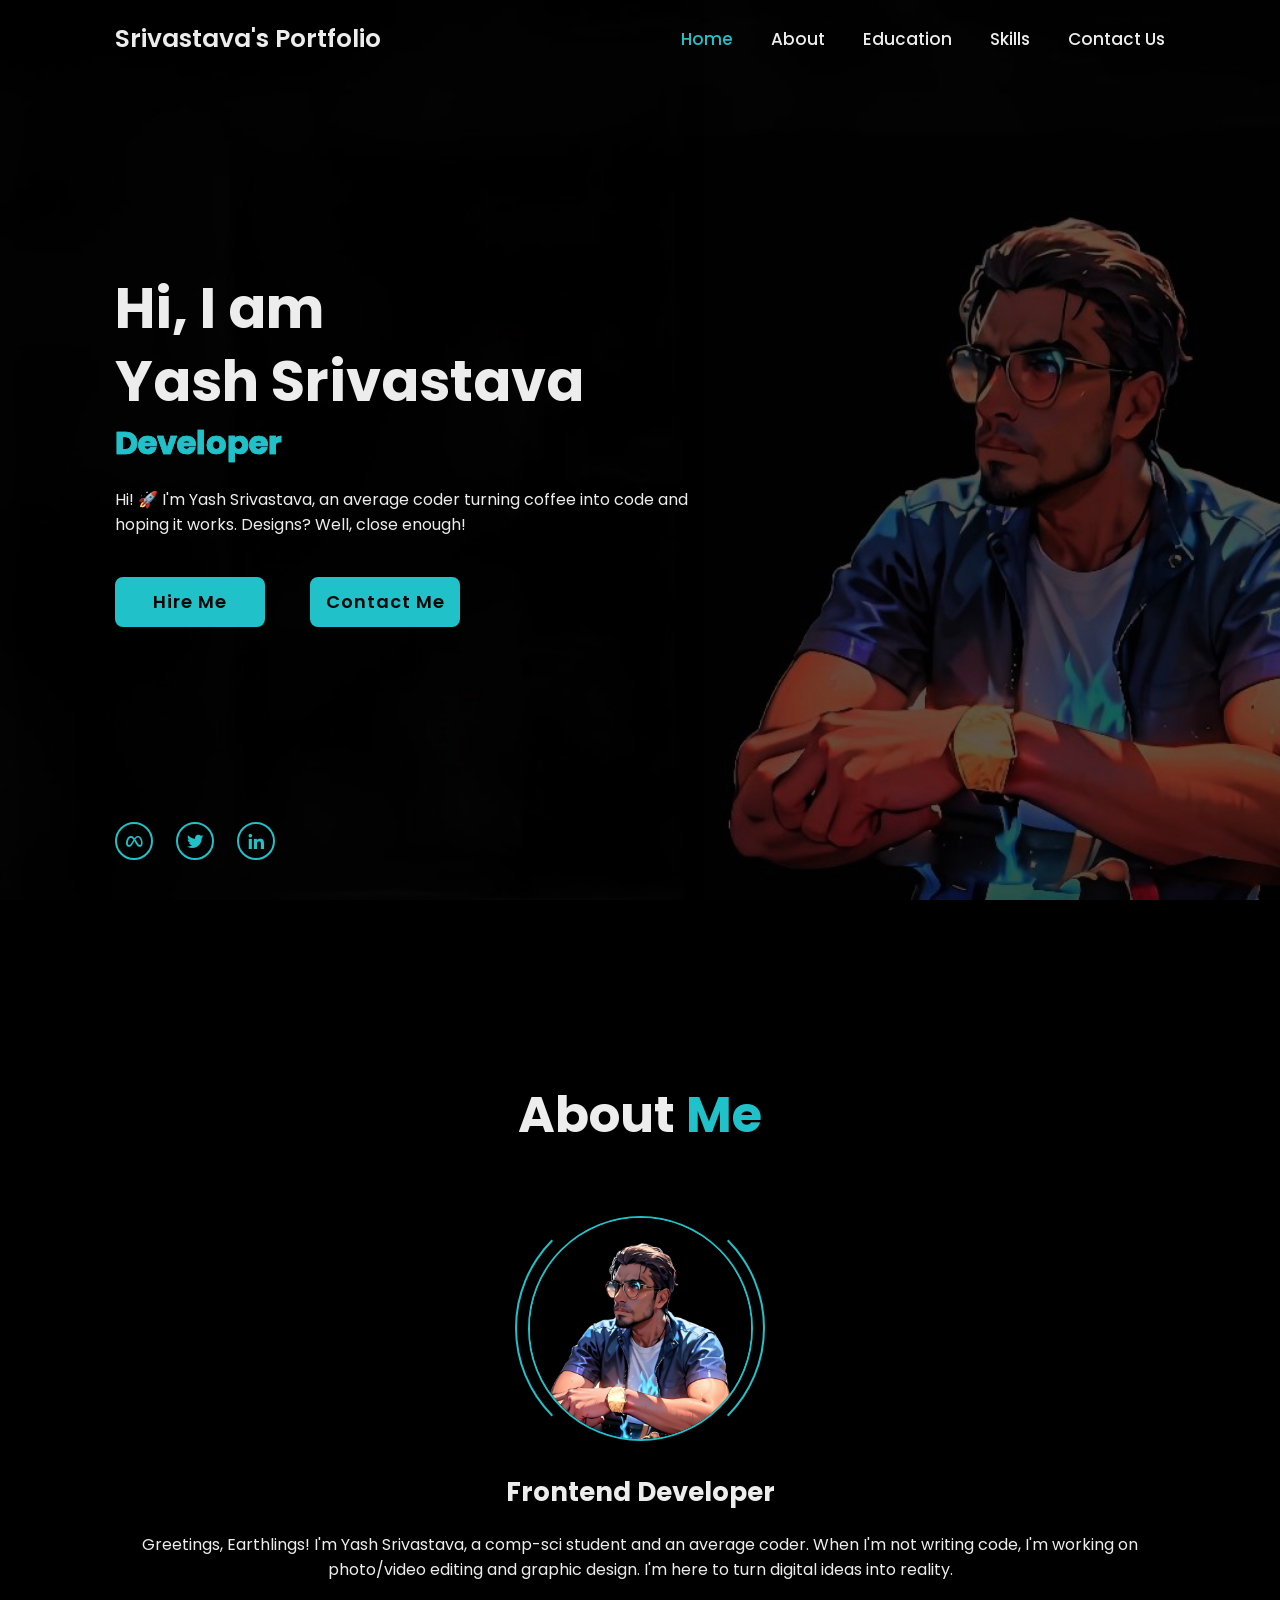
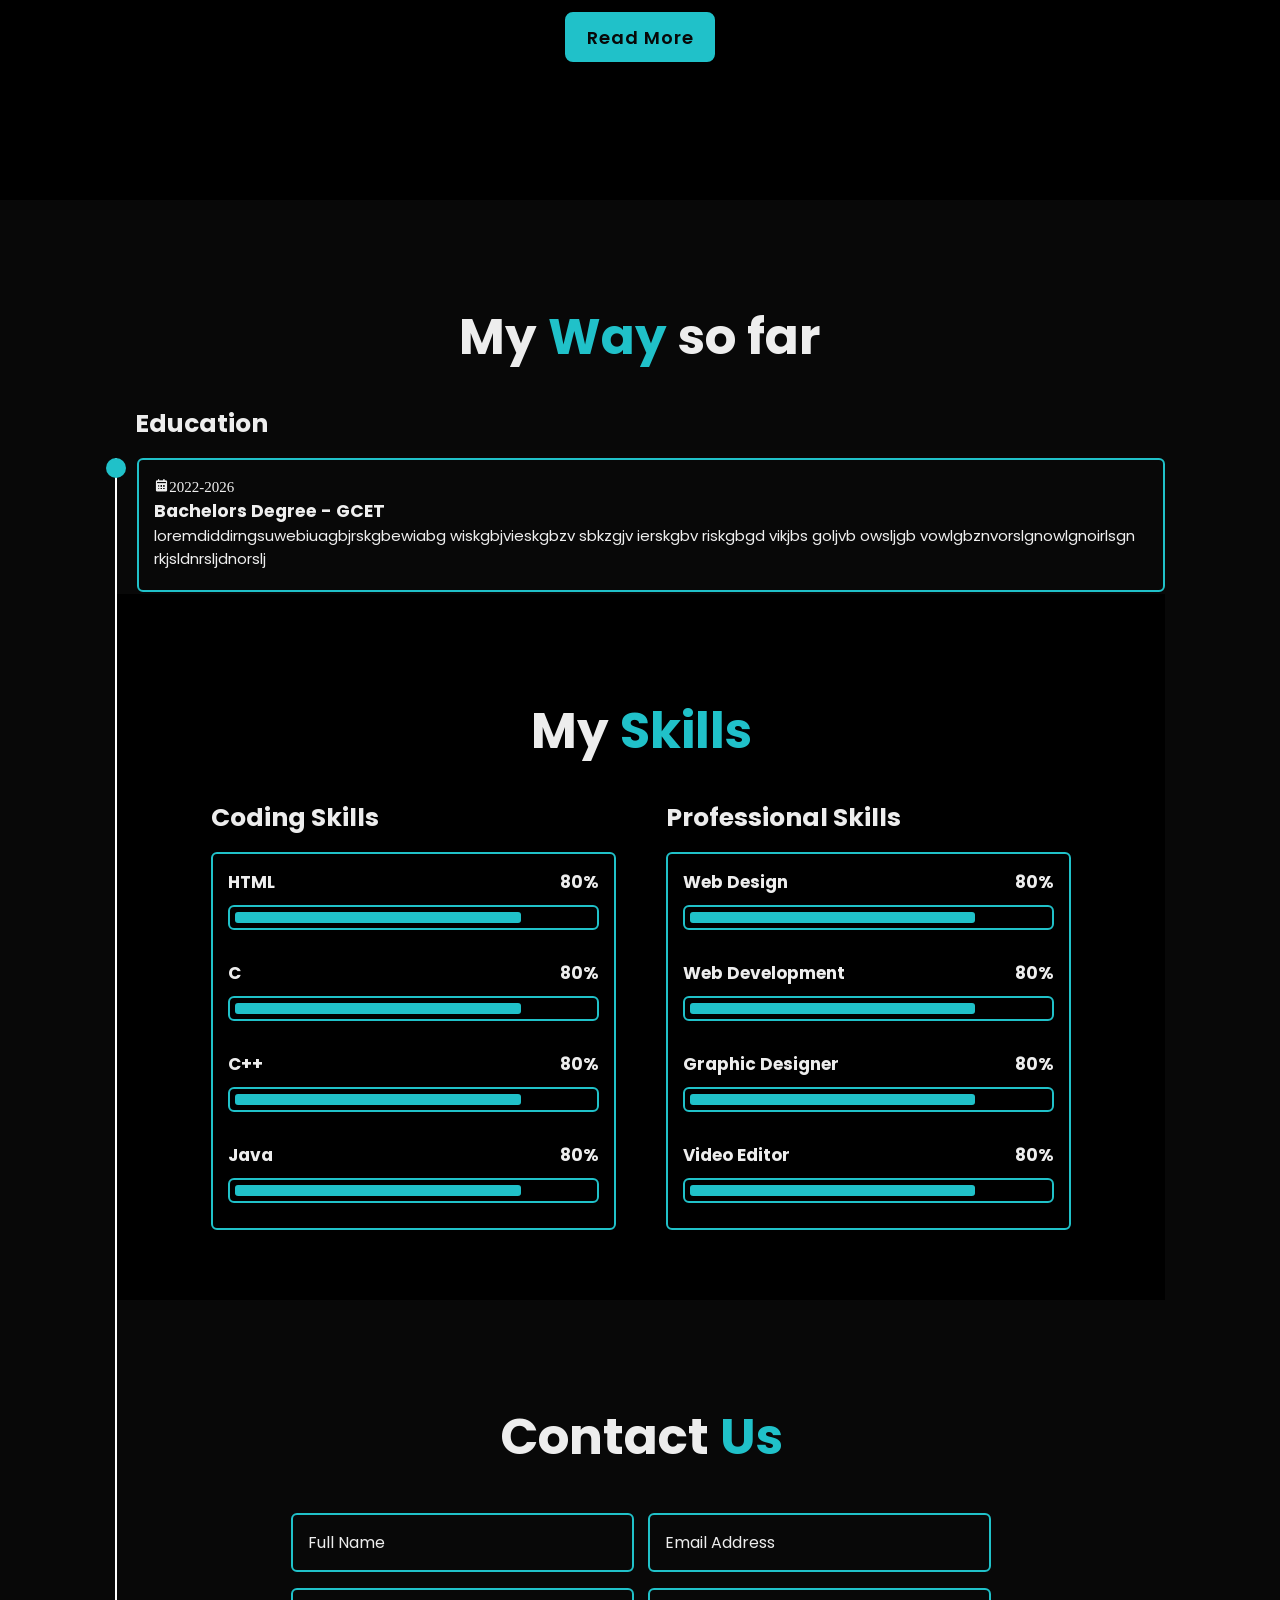
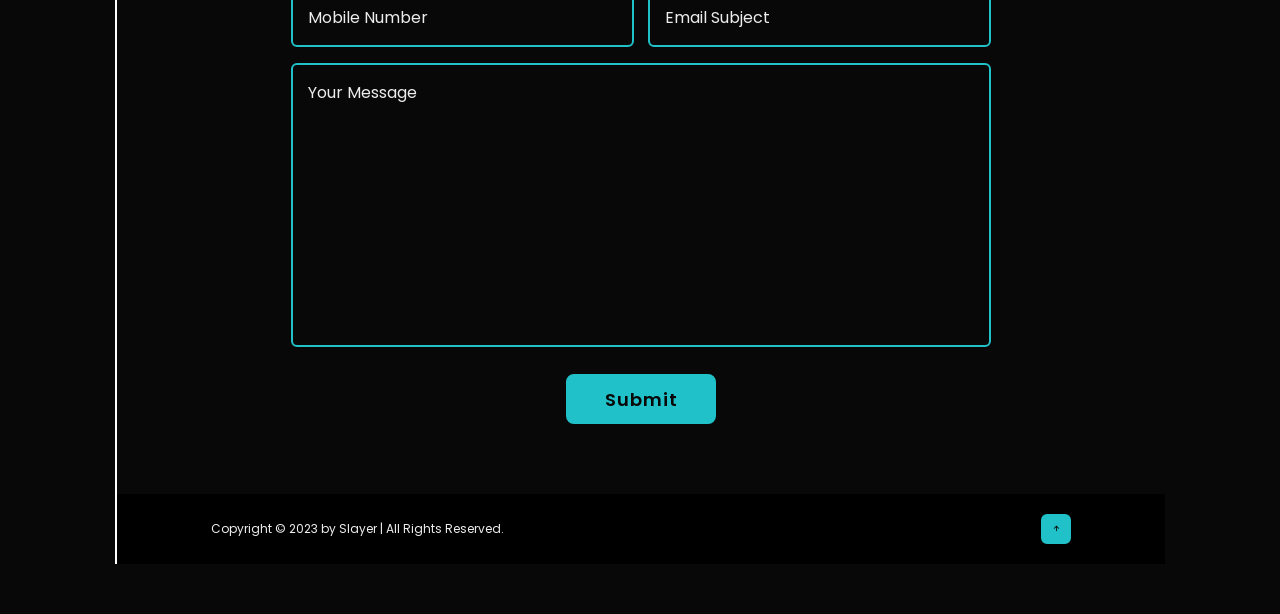
<file: index.html>
<!DOCTYPE html>
<html lang="eng">
 <head>
    <meta charset="utf-8">
    <title>Portfolio Website</title>
    <link rel="stylesheet" href="./stlyle.css">
  <link href='https://unpkg.com/boxicons@2.1.4/css/boxicons.min.css' rel='stylesheet'>
  
 </head>

 <body>
    <header class="header">
        
        <a href="#" class="logo">Srivastava's Portfolio</a>
        <div class="bx bx-menu" id="menu-icon"></div>
        <nav class="navbar">
            <a href=""></a>
            <a href="#Home" class="active">Home</a>
            <a href="#about" class="active">About</a>
            <a href="#education" class="active">Education</a>
            <a href="#skills" class="active">Skills</a>
            <a href="#contact"class="active">Contact Us</a>   
            
            <span class="active-nav"></span>






            </nav>    
    </header>
    <!--home section design-->
    <section class="Home" id="Home">
        <div class="Home-content">
            <h1>Hi, I am <span>Yash Srivastava</span></h1>
            <div class="text-animate">
                <h3>Developer</h3>
            </div>
            <p>Hi! 🚀 I'm Yash Srivastava, an average coder turning coffee into code and hoping it works. Designs? Well, close enough!</p>

            <div class="btn-box">
                <a href="#" class="btn">Hire Me</a>
                <a href="#" class="btn">Contact Me</a>
            </div>
        </div>
        <div class="Home-sci">
            <a href="#"><i class='bx bxl-meta'></i></a>
            <a href="#"><i class='bx bxl-twitter' ></i></a>
            <a href="#"><i class='bx bxl-linkedin'></i></a>
           
            
            
        </div>
        <div class="Home-imghover"></div>
    </section> 
    <!--about section design-->
    <section class="about" id="about">
    <h2 class="heading">About <span>Me</span></h2>
    <div class="aboutimg">
    <img src="50.jpg">
    <span class="circle-spin"></span>
        </div>
        <div class="about-content">
            <h3>Frontend Developer</h3>
            <P>Greetings, Earthlings! I'm Yash Srivastava, a comp-sci student and an average coder. When I'm not writing code, I'm working on photo/video editing and graphic design. I'm here to turn digital ideas into reality.</P>
           <div class="btn-box btns">
            <a href="#" class="btn">Read More</a>
           </div>
    
        
        
        </div>
    </section>

    <!--education waala part-->
    <section class="education" id="education">
        <h2 class="heading">My <span>Way </span>so far</h2>
        <div class="education-row">
        <div class="education-column">
        <h3 class="title">Education</h3>

        <div class="education-box">
                   <div class="education-content">
        <div class="content">
        <div class="year">
            <i class='bx bxs-calendar'>2022-2026</i>
             <h3>Bachelors Degree - GCET</h3>
             <p>loremdiddirngsuwebiuagbjrskgbewiabg wiskgbjvieskgbzv sbkzgjv ierskgbv riskgbgd vikjbs goljvb owsljgb vowlgbznvorslgnowlgnoirlsgn rkjsldnrsljdnorslj</p>
            </div>
            </div>
                   </div>
       
                <!--div class="education-column">
                    <h3 class="title">Experience</h3>
    
                    <div class="education-box">
                       
                        <div class="education-content">
                            <div class="content">
                                <div class="year">
                                    <i class='bx bxs-calendar'>2022-2026</i>
                                    <h3>Bachelors company - GCET</h3>
                                    <p>Lorem ipsum dolor sit amet.</p>
                                </div>
                            </div>
                            <div class="education-content">
                                <div class="content">
                                    <div class="year">
                                        <i class='bx bxs-calendar'>2022-2026</i>
                                        <h3>Bachelors company - GCET</h3>
                                        <p>loremdiddirngsuwebiuagbjrskgbewiabg wiskgbjvieskgbzv sbkzgjv ierskgbv riskgbgd vikjbs goljvb owsljgb vowlgbznvorslgnowlgnoirlsgn rkjsldnrsljdnorslj</p>
                                    </div>
                                </div>
                                <div class="education-content">
                                    <div class="content">
                                        <div class="year">
                                            <i class='bx bxs-calendar'>2022-2026</i>
                                            <h3>Bachelors company - GCET</h3>
                                            <p>loremdiddirngsuwebiuagbjrskgbewiabg wiskgbjvieskgbzv sbkzgjv ierskgbv riskgbgd vikjbs goljvb owsljgb vowlgbznvorslgnowlgnoirlsgn rkjsldnrsljdnorslj</p>
                                        </div>
                                    </div>
                        </div>
                    </div>
            
            
        </div>
    </section>

    <!--skills aaala section-->
<section class="skills" id="skills">
    <h2 class="heading">My <span>Skills</span></h2>
    <div class="skills-row">
        <div class="skills-column">
            <h3 class="title">Coding Skills</h3>
            <div class="skills-box">
                <div class="skills-content">
                    <div class="progress">
                        <h3><Head>HTML <span>80%</span></Head></h3>
                        <div class="bar"><span></span></div>

                    </div>
                    <div class="progress">
                        <h3><Head>C <span>80%</span></Head></h3>
                        <div class="bar"><span></span></div>

                    </div>

                    <div class="progress">
                        <h3><Head>C++ <span>80%</span></Head></h3>
                        <div class="bar"><span></span></div>

                    </div>
                    <div class="progress">
                        <h3><Head>Java <span>80%</span></Head></h3>
                        <div class="bar"><span></span></div>

                    </div>
                </div>
            </div>
        </div>
        <div class="skills-column">
            <h3 class="title">Professional Skills</h3>
            <div class="skills-box">
                <div class="skills-content">
                    <div class="progress">
                        <h3><Head>Web Design <span>80%</span></Head></h3>
                        <div class="bar"><span></span></div>

                    </div>
                    <div class="progress">
                        <h3><Head>Web Development <span>80%</span></Head></h3>
                        <div class="bar"><span></span></div>

                    </div>

                    <div class="progress">
                        <h3><Head>Graphic Designer <span>80%</span></Head></h3>
                        <div class="bar"><span></span></div>

                    </div>
                    <div class="progress">
                        <h3><Head>Video Editor <span>80%</span></Head></h3>
                        <div class="bar"><span></span></div>

                    </div>
                </div>
            </div>
        </div>
    </div>

</section>   
<!--contact waala sssection-->

<section class="contact" id="contact">
    <h2 class="heading">Contact <span>Us</span></h2>
    <form action="#">
        <div class="input-box">
            <div class="input-field">
                <input type="text" placeholder="Full Name" required>
                <span class="focus"></span>
            </div>
            <div class="input-field">
                <input type="text" placeholder="Email Address" required>
                <span class="focus"></span>
            </div>
        </div>


        <div class="input-box">
            <div class="input-field">
                <input type="number" placeholder="Mobile Number" required>
                <span class="focus"></span>
            </div>
            <div class="input-field">
                <input type="text" placeholder="Email Subject" required>
                <span class="focus"></span>
            </div>
        </div>

        <div class="textarea-field">
            <textarea name="" id="" cols="30" rows="10" placeholder="Your Message" required></textarea>
            <span class="focus"></span>    
            
        </div>
            <div class="btn-box btns">
                <button type="Submit" class="btn">Submit</button>
            
        </div>
    </form>
</section>






<!--Footer ka design yaha se-->
<footer class="footer">
    <div class="footer-text">
        <p>Copyright &copy; 2023 by Slayer | All Rights Reserved.</p>

    </div>
    <div class="footer-icontop">
        <a href="#"><i class='bx bx-up-arrow-alt'></i></a>
    </div>
</footer>


    <script src="java.js"></script>
 </body>    








</html>
</file>
<file: stlyle.css>
@import url('https://fonts.googleapis.com/css2?family=Poppins:ital,wght@0,300;0,600;0,700;0,900;1,200;1,400;1,600;1,700&display=swap');
*{
    margin: 0;
    padding: 0;
    box-sizing: border-box;
    text-decoration: none;
    border: none;
    outline: none;
    scroll-behavior: smooth;
    font-family: 'Poppins', sans-serif;
}
:root{
    --bg-color: #080808;
    --second-bg-color: #000000;
    --text-color: #ededed;
    --main-color: #20c1c9;
    --my-color: rgb(32 32 33);


}
html{
    font-size: 62.5%;
    overflow-x: hidden;
}
body{
    background: var(--bg-color);
    color: var(--text-color);
}
header {
    position: fixed;
    top: 0;
    left: 0;
    width: 100%;
    padding: 2rem 9%;
    background: transparent ;
    display: flex;
    justify-content: space-between;
    align-items: center;
    justify-content: space-between;
    z-index: 100;
    transition: .3s;
}

.header.sticky{
    background: var(--bg-color);
}


.logo{
    font-size: 2.5rem;
    color: var(--text-color);
    font-weight: 600;

}
.navbar a{
    font-size: 1.7rem;
    color: var(--text-color);
    font-weight: 500;
    margin-left: 3.5rem;
    transition: .3s;
}

.navbar  a:hover,
.navbar a.active{
    color: var(--main-color);
}


#menu-icon{
    font-size: 3.6rem;
    color: var(--text-color);
    cursor: pointer;
    display: none;
}

section{
    min-height: 100vh;
    padding: 10rem 9% 2rem;

}

.Home{
    display: flex;
    align-items: center;
    padding: 0 9%;
    background: url('02.jpg') no-repeat;
    background-size: cover;
    background-position: center;
}
.Home-content{
    max-width: 60rem;
    z-index: 99;
}

.Home-content h1{
    font-size: 5.6rem;
    font-weight: 700;
    line-height: 1.3;
}

.Home-content h1 span {
    color: var(--text-color);
}



.Home-content .text-animate{
    position: relative;
    width: 32.8rem;

}
.Home-content .text-animate h3{
  font-size: 3.2rem;
  font-weight: 700;
  color: transparent;
  -webkit-text-stroke: .7px var(--main-color);
  background-image: linear-gradient(var(--main-color),var(--main-color));
  background-repeat: no-repeat;
  -webkit-background-clip: text;
  background-position: -33rem,;
  animation: homeBgtext 6s linear infinite;
  animation-delay: 5s;

}

.Home-content .text-animate h3 ::before{
    content: '';
    position: absolute;
    top: 0;
    left: 0;
    width: 0;
    height: 100%;
    border-right: 2px solid var(--main-color);
    z-index: -1;
    animation: homeCusortext 6s linear infinite;
    animation-delay: 5s;
}

.Home-content p{
    font-size: 1.6rem;
    margin: 2rem 0 4rem;
}

.btn-box{
    position: relative;
    display: flex;
    justify-content: space-between;
    width: 34.5rem;
    height: 5rem;
}

.btn-box .btn{
 position: relative;
 display: inline-flex;
 justify-content: center;
 align-items: center;
 width: 15rem;
 height: 100%;background: var(--main-color);
 border: .2rem solid var(--main-color);
 border-radius: .8rem;
 font-size: 1.8rem;
 font-weight: 600;
 letter-spacing: .1rem;
 color: var(--bg-color);
 z-index: 1;
 overflow: hidden;
 transition: .5s;


}

.btn-box .btn:hover{
    color: var(--main-color);
}
.btn-box .btn:nth-child(3){
    background: transparent;
    color: var(--main-color);
}
.btn-box .btn:nth-child(3):hover{
    color: var(--main-color);
}
.btn-box .btn:nth-child(3)::before{
background: var(--main-color);
}
.btn-box .btn::before{
    content: '';
    position: absolute;
    top: 0;
    left: 0;
    width: 0;
    height: 100%;
    background: var(--bg-color);
    z-index: -1;
    transition: .5s;
}
.btn-box .btn:hover::before{
    width: 100%;
}
.Home-sci{
    position: absolute;
    bottom: 4rem;
    width: 170px;
    display: flex;
    justify-content: space-between;
}
.Home-sci a {
    position: relative;
    display: inline-flex;
    justify-content: center;
    align-items: center;
    width: 40px;
    height: 40px;
    background: transparent;
    border: .2rem solid var(--main-color);
    border-radius: 50%;
    font-size: 20px;
    color: var(--main-color);
    z-index: 1;
    overflow: hidden;
    transition: .5s;

}
.Home-sci a:hover{
    color: var(--bg-color);
}

.Home-sci a::before{
    content: '';
    position: absolute;
    top: 0;
    left: 0;
    width: 0;
    height: 100%;
    background:var(--main-color);
    z-index: -1;
    transition: .5s;
}

.Home-sci a:hover::before{
    width: 100%;

}

.Home-imghover{
    position: absolute;
    top: 0;
    right: 0;
    width: 45%;
    height: 100%;
    background: transparent;
    
    transition: 1s;
}
.Home-imghover:hover{
    background: var(--second-bg-color);
    opacity: .8;
}


.about{
    display: flex;
    justify-content: center;
    align-items: center;
    flex-direction: column;
    gap: 2rem;
    background: var(--second-bg-color);
    padding-bottom: 6rem;
}

.heading{
    font-size: 5rem;
    margin-bottom: 3rem;
    text-align: center;
}

span{
    color:#20c1c9;
}


.aboutimg{
    position: relative;
    width: 25rem;
    height: 25rem;
    border-radius: 50%;
    display: flex;
    align-items: center;
    justify-content: center;
    
}
.aboutimg img{
    width: 90%;
    border-radius: 50%;
    border: .2rem solid var(--main-color);
}
.aboutimg .circle-spin{
    position: absolute;
    top:50%;
    left: 50%;
    transform: translate(-50%, -50%) rotate(0);
    width: 100%;
    height: 100%;
    border-radius: 70%;
    border-top: .2rem solid rgb(0, 0, 0) ;
    border-bottom: .2rem solid rgb(0, 0, 0) ;

    
    border-left: .2rem solid var(--main-color) ;
    border-right: .2rem solid var(--main-color);
}
.about-content{
    text-align: center;
}

.about-content h3 { 
    font-size: 2.6rem;
}
.about-content p{
    font-size: 1.6rem;
    margin: 2rem 0 3rem;
}

.btn-box.btns{
    display: inline-block ;
    width: 15rem;
    
}
.btn-box.btns a::before{
    background: var(--second-bg-color);
}


.education {
    display: flex;
    justify-content: center;
    align-items: center;
    flex-direction: column;
    min-height: auto;
    padding-bottom: 5rem;
}

.education .education-row {
    display: flex ;
    flex-wrap: wrap;
    gap: 5rem;

}

.education-row .education-column {
    flex: 1 1 40rem;
}

.education-column .title {
    font-size: 2.5rem;
    margin: 0 0 1.5rem 2rem;
}
.education-column .education-box{
    border-left: .2rem solid #ffffff;
}

.education-box .education-content{
    position: relative;
    padding-left: 2rem;
}
.education-box .education-content::before{
    content: '';
    position: absolute;
    top: 0;
    left: -1.1rem;
    width: 2rem;
    height: 2rem;
    background: var(--main-color);
    border-radius: 50%;
}


 .education-content .content{
    position: relative;
padding: 1.5rem;
border: .2rem solid var(--main-color);
border-radius: .6rem;
margin-bottom: .2rem;
}
.education-content .content::before{
    content: '';
    position: absolute;
    top: 0;
    left: 0;
    width: 0;
    height: 100%;
    background:var(--my-color);
    z-index: -1;
    transition: .5s;
}
.education-content .content:hover::before{
    width: 100%;
}

.education-content .content .year{
    font-size: 1.5rem;
    color: #efefef;
    padding-bottom: .5rem;
}
.education-content.content.year i{
    padding-right: .5rem;
}


.education-content.content h3{
    font-size: 2rem;

}

.education-content.content p{
    font-size: 1rem;
    padding-top: .5rem;
}




.skills {
    min-height: auto;
    padding-bottom:7rem;
    background: var(--second-bg-color);

}

 .skills .skills-row{
    display: flex;
    flex-wrap: wrap;
    gap: 5rem;
 }

 .skills-row .skills-column{
    flex: 1 1 40rem;
 }
 .skills-column .title{
    font-size: 2.5rem;
    margin: 0 0 1.5rem;
 }
 .skills-box .skills-content{
    position: relative;
    border: .2rem solid var(--main-color);
    border-radius: .6rem;
    padding: .5rem 1.5rem;
    z-index: 1;
    overflow: hidden;

 }
 .skills-box .skills-content::before {
    content: '';
    position: absolute;
    top: 0;
    left: 0;
    width: 0;
    height: 100%;
    background: var(--my-color);
    z-index: -1;
    transition: .5s;
 }

 .skills-box .skills-content:hover::before {
    width: 100%;

 }
 .skills-content .progress{
    padding: 1rem 0;

 }

 .skills-content .progress h3 {
    font-size: 1.7rem;
    display: flex;
    justify-content: space-between;

 }

 .skills-content .progress h3 span{
    color: var(--text-color);

 }
.skills-content .progress .bar{
    height: 2.5rem;
    border-radius: .6rem;
    border: .2rem solid var(--main-color);
    padding: .5rem;
    margin: 1rem 0;
}
.skills-content .progress .bar span{
    display: block;
    height: 100%;
    border-radius: .3rem;
    background: var(--main-color);
}

.skills-column:nth-child(1) .skills-content .progress:nth-child(1) .bar span{
   width: 80%;

}
.skills-column:nth-child(1) .skills-content .progress:nth-child(2) .bar span{
    width: 80%;
 
 }
 .skills-column:nth-child(1) .skills-content .progress:nth-child(3) .bar span{
    width: 80%;
 
 }
 .skills-column:nth-child(1) .skills-content .progress:nth-child(4) .bar span{
    width: 80%;
 
 }
 .skills-column:nth-child(2) .skills-content .progress:nth-child(1) .bar span{
    width: 80%;
 
 }
 .skills-column:nth-child(2) .skills-content .progress:nth-child(2) .bar span{
    width: 80%;
 
 }
 .skills-column:nth-child(2) .skills-content .progress:nth-child(3) .bar span{
    width: 80%;
 
 }
 .skills-column:nth-child(2) .skills-content .progress:nth-child(4) .bar span{
    width: 80%;
 
 }


 .contact{
    min-height: auto;
    padding-bottom: 7rem;
 }
 .contact form{
    max-width: 70rem;
    margin: 0 auto;
    text-align: center;
 }

 .contact form .input-box{
    position: relative;
    display: flex;
    justify-content: space-between;
    flex-wrap: wrap;
 }

 .contact form .input-box .input-field{
    position: relative;
    width: 49%;
    margin: .8rem 0;
 }

 .contact form .input-box .input-field input,
 .contact form .textarea-field textarea {
    width: 100%;
    height: 100%;
    padding: 1.5rem;
    font-size: 1.6rem;
    color: var(--text-color);
    background: transparent;
    border-radius: .6rem;
    border: .2rem solid var(--main-color);
 }

 .contact form .input-box .input-field input::placeholder,
 .contact form .textarea-field textarea::placeholder{
    color: var(--text-color);
 }

 .contact form .focus{
    position: absolute;
    top: 0;
    left: 0;
    width: 0;
    height: 100%;
    background: var(--my-color);
    border-radius: .6rem;
    z-index: -1;
    transition: .5s;
 }

 .contact form .input-box .input-field input:focus~.focus,
 .contact form .input-box .input-field input:valid~.focus,
 .contact form .textarea-field textarea:focus~.focus,
 .contact form .textarea-field textarea:valid~.focus {
    width: 100%;

 } 

 .contact form .textarea-field{
    position: relative;
    margin: .8rem 0 2.7rem;
    display: flex;
 }

 .contact form .textarea-field textarea{
    resize: none;
 }
 .contact form .btn-box.btns .btn {
    cursor: pointer;
 }

.footer{
    display: flex;
    justify-content: space-between;
    align-items: center;
    flex-wrap: wrap;
    padding: 2rem 9% ;
    background: var(--second-bg-color);
}

.footer-text p{
    font-size: 1.2rem;

}

.footer-icontop a{
    position: relative;
    display: inline-flex;
    justify-content: center;
    align-items: center;
    padding: .8rem;
    background: var(--main-color);
    border: .2rem solid var(--main-color);
    border-radius: .6rem;
    z-index: 1;
    overflow: hidden;
}

.footer-icontop a::before{
    content: '';
    position: absolute;
    top:0;
    left: 0;
    width: 0;
    height: 100%;
    background:var(--second-bg-color);
        z-index: -1;
    transition: .5s;

}

.footer-icontop a:hover::before{
    width: 100%;
}

.footer-icontop a i {
    font-size:2.4;
    color: var(--bg-color); 
    transition: .5s;
}


.footer-icontop a:hover i{
    color: var(--main-color);
}


/* breakpoints */
@media (max-width : 1200px){
    html {
        font-size: 55%;

    }
}

@media(max-width: 991px){
    .header{
        padding: 2rem 4%;
    }
    section {
        padding: 10rem 4% 2rem;

    }
    .Home{
        padding: 0 4%
    }
    .footer{
        padding: 2rem 4%;
    }
}

@media(max-width: 768px){
    .header{
        background: var(--bg-color);
    }
    #menu-icon{
        display:block;

    }
    .navbar{
        position: absolute;
        top: 100%;
        left: 0;
        
    }
}

@media(max-width: 1200px) {
    html{
        font-size: 55%;

    }
}
@media(max-width: 991px) {
    .header {
        padding: 2rem 4%;
        
    }

    section{
        padding: 10rem 4% 2rem;

    }
    .home {
        padding: 0 4%;
    }

    .footer {
        padding: 2rem 4%;
    }

}

@media(max-width: 1200px) {
    .header {
        background: var(--main-color);
    }
    #menu-icon{
        display: block;
    }
    .navbar{
        position: absolute;
        top: 100%;
        left: -100%;
        width: 100%;
        padding: 1rem 4%;
        background: var(--my-color);
        box-shadow: 0 .5rem 1rem rgba(0,0,0,.2);
        z-index: 1;
        transition: .25s ease;
        transition-delay: .25s ;
    }

    .navbar.active{
        left: 0;
        transition-delay: 0s;

    }
    .navbar.active-nav{
        left: -100%;
        position: absolute;
        top: 0;
        width: 100%;
        height: 100%;
        background: var(--my-color);
        border-top: .1 rem solid rgb(0, 0,0, .2);
        z-index: -1;
        transition: .25s ease;
        transition-delay: 0s; 


    }

    .navbar.active.active-nav{
        left: 0;
        transition-delay: .25s;
    }
    .navbar a {
        display: block;
        font-size: 2rem;
        margin: 3rem 0;
        transform: translateX(-20rem);
        transition: .25s ease;
        transition-delay: 0s;
    }
}
.navbar.active a{
    transform: translateX(0);
    transition-delay: .25s;
}

.Home-imghover{
    pointer-events: none;
    background: var(--bg-color);
    opacity: .20;
}

@media(max-width: 520px){
    html {
        font-size: 50%;
    }
}
.Home-content h1{
    display: flex;
    flex-direction: column;
}

.Home-sci{
    width: 160px;
}

.Home-sci a {
  width: 38px;
  height: 38px;
}

@media(max-width: 462px){
    .Home-content h1 {
        font-size: 5.2rem;

    }

    .education{
        padding: 10rem 4% 5%;
    }

    .contact form .input-box .input-field{
        width: 100%;
    }

    .footer{
        flex-direction: column-reverse;
    }

    .footer p {
        margin-top: 2rem;
        text-align: center;
    }
}
@media (max-width: 371px) {
    .Home{
        justify-content: center;
    }

    .Home-content{
        display: flex;
        align-items: center;
        flex-direction: column;
        text-align: center;
    }
    
    .Home-content h1{
        font-size: 5rem;
    }
}


/*KEYFRAMES ANIMATION */
@keyframes homeBgtext {
    0%,10%,100%{
        background-position: -33rem 0;
    }
    65%,
    85%{
        background-position: 0 0;
    }
}


@keyframes homeCursortext {
    0%,
    10%,
    100%{
        width: 0;
    }
    65%,
    78%,
    85%{
        width: 100%;
        opacity: 1;
    }

    75%,
    81%{
        opacity: 0;
    }
}
</file>
